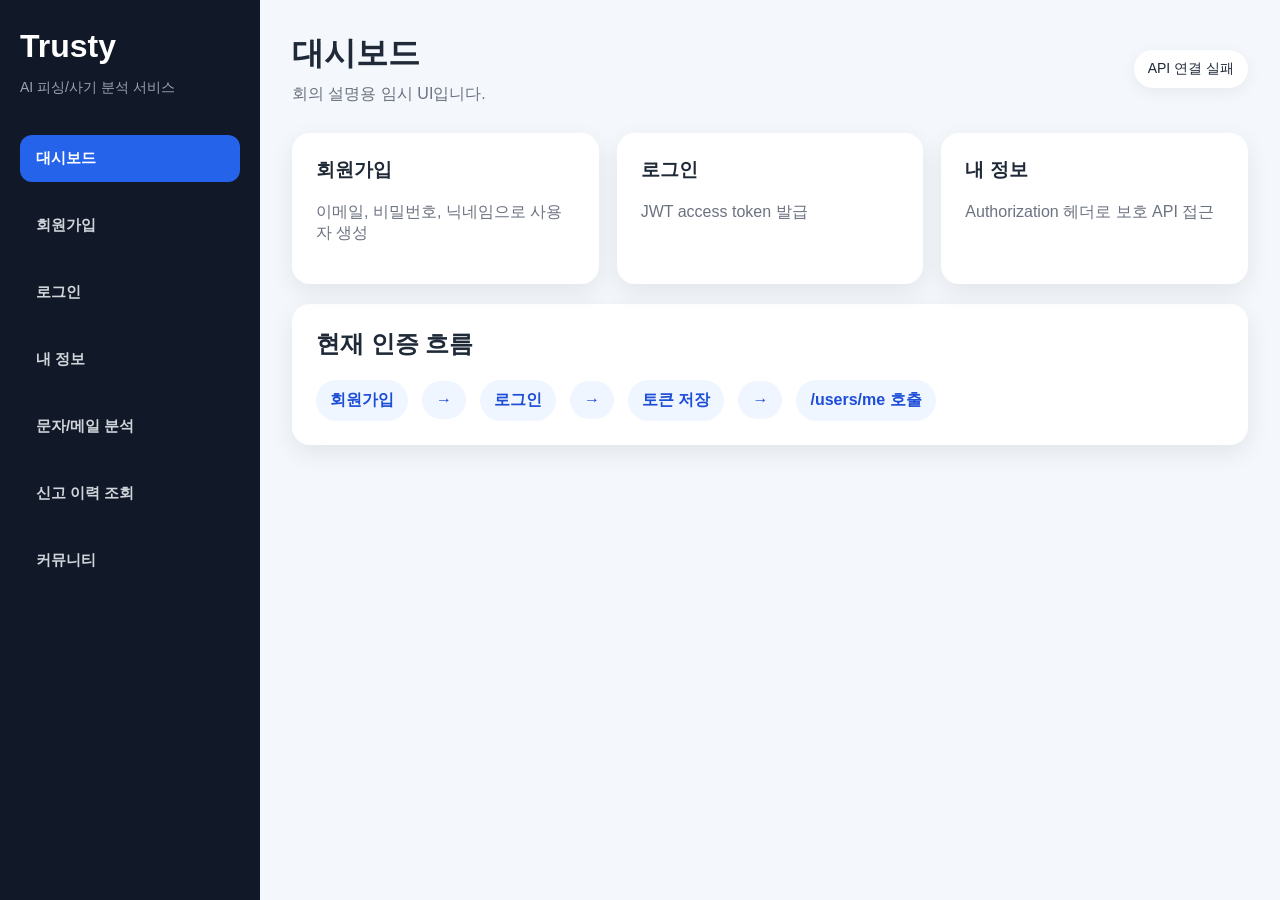
<file: trusty-temp-frontend/index.html>
<!DOCTYPE html>
<html lang="ko">
<head>
  <meta charset="UTF-8" />
  <meta name="viewport" content="width=device-width, initial-scale=1.0" />
  <title>Trusty 임시 프론트 UI</title>
  <link rel="stylesheet" href="./styles.css" />
</head>
<body>
  <div class="app">
    <aside class="sidebar">
      <div class="logo">Trusty</div>
      <p class="subtitle">AI 피싱/사기 분석 서비스</p>

      <nav>
        <button class="nav-btn active" data-page="dashboard">대시보드</button>
        <button class="nav-btn" data-page="signup">회원가입</button>
        <button class="nav-btn" data-page="login">로그인</button>
        <button class="nav-btn" data-page="me">내 정보</button>
        <button class="nav-btn" data-page="analysis">문자/메일 분석</button>
        <button class="nav-btn" data-page="lookup">신고 이력 조회</button>
        <button class="nav-btn" data-page="community">커뮤니티</button>
      </nav>
    </aside>

    <main class="main">
      <header class="topbar">
        <div>
          <h1 id="pageTitle">대시보드</h1>
          <p id="pageDesc">회의 설명용 임시 UI입니다.</p>
        </div>
        <div class="status">
          <span id="serverStatus">API 연결 대기</span>
        </div>
      </header>

      <section id="dashboard" class="page active">
        <div class="cards">
          <div class="card">
            <h3>회원가입</h3>
            <p>이메일, 비밀번호, 닉네임으로 사용자 생성</p>
          </div>
          <div class="card">
            <h3>로그인</h3>
            <p>JWT access token 발급</p>
          </div>
          <div class="card">
            <h3>내 정보</h3>
            <p>Authorization 헤더로 보호 API 접근</p>
          </div>
        </div>

        <div class="flow">
          <h2>현재 인증 흐름</h2>
          <div class="flow-line">
            <span>회원가입</span>
            <span>→</span>
            <span>로그인</span>
            <span>→</span>
            <span>토큰 저장</span>
            <span>→</span>
            <span>/users/me 호출</span>
          </div>
        </div>
      </section>

      <section id="signup" class="page">
        <div class="panel">
          <h2>회원가입</h2>
          <input id="signupEmail" placeholder="email@example.com" />
          <input id="signupPassword" type="password" placeholder="비밀번호" />
          
          <button onclick="signup()">회원가입 요청</button>
          <pre id="signupResult"></pre>
        </div>
      </section>

      <section id="login" class="page">
        <div class="panel">
          <h2>로그인</h2>
          <input id="loginEmail" placeholder="email@example.com" />
          <input id="loginPassword" type="password" placeholder="비밀번호" />
          <button onclick="login()">로그인 요청</button>
          <p class="hint">성공하면 access_token이 localStorage에 저장됩니다.</p>
          <pre id="loginResult"></pre>
        </div>
      </section>

      <section id="me" class="page">
        <div class="panel">
          <h2>내 정보 조회</h2>
          <button onclick="getMe()">/users/me 호출</button>
          <button class="secondary" onclick="logout()">토큰 삭제</button>
          <pre id="meResult"></pre>
        </div>
      </section>

      <section id="analysis" class="page">
        <div class="panel">
          <h2>문자/메일 분석 화면 예시</h2>
          <textarea id="analysisText" placeholder="의심되는 문자나 메일 내용을 입력하세요."></textarea>
          <button onclick="mockAnalysis()">분석하기</button>
          <div id="analysisResult" class="mock-result hidden">
            <strong>위험도: 높음</strong>
            <p>긴급 결제, 링크 클릭 유도, 개인정보 요구 표현이 포함되어 있습니다.</p>
          </div>
        </div>
      </section>

      <section id="lookup" class="page">
        <div class="panel">
          <h2>신고 이력 조회 화면 예시</h2>
          <input placeholder="이메일, 전화번호, 계좌번호 등 입력" />
          <button onclick="mockLookup()">조회하기</button>
          <pre id="lookupResult"></pre>
        </div>
      </section>
      <section id="community" class="page">

  <div class="panel">
    <h2>커뮤니티 글 작성</h2>

    <input id="postTitle" placeholder="제목 입력" />

    <textarea
      id="postContent"
      placeholder="내용 입력"
    ></textarea>

    <button onclick="createCommunityPost()">
      글 작성
    </button>

    <pre id="communityResult"></pre>
  </div>
  <hr>

<h3>게시글 목록</h3>

<button onclick="getPosts()">
  새로고침
</button>

<div id="postsList"></div>

</section>

    </main>
  </div>

  <script src="./app.js"></script>
</body>
</html>
</file>
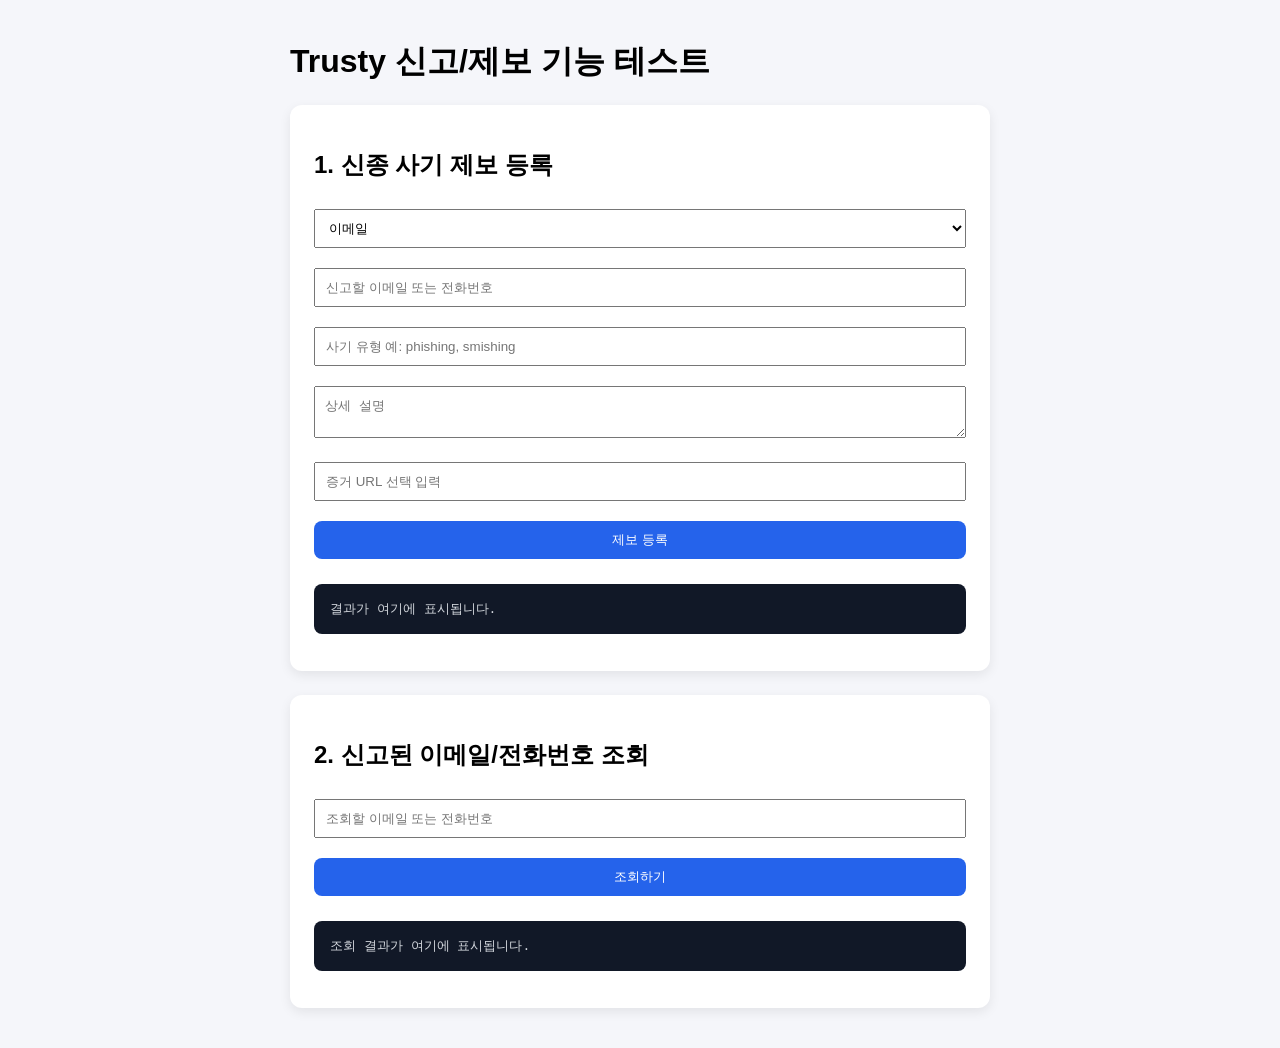
<file: test_front.html>
<!DOCTYPE html>
<html lang="ko">
<head>
  <meta charset="UTF-8" />
  <title>Trusty 신고/조회 테스트</title>
  <style>
    body {
      font-family: Arial, sans-serif;
      width: 700px;
      margin: 40px auto;
      background: #f5f6fa;
    }
    .box {
      background: white;
      padding: 24px;
      margin-bottom: 24px;
      border-radius: 12px;
      box-shadow: 0 4px 12px rgba(0,0,0,0.08);
    }
    input, textarea, select, button {
      width: 100%;
      padding: 10px;
      margin-top: 8px;
      margin-bottom: 12px;
      box-sizing: border-box;
    }
    button {
      background: #2563eb;
      color: white;
      border: none;
      border-radius: 8px;
      cursor: pointer;
    }
    pre {
      background: #111827;
      color: #d1d5db;
      padding: 16px;
      border-radius: 8px;
      white-space: pre-wrap;
    }
  </style>
</head>
<body>

  <h1>Trusty 신고/제보 기능 테스트</h1>

  <div class="box">
    <h2>1. 신종 사기 제보 등록</h2>

    <select id="report_type">
      <option value="email">이메일</option>
      <option value="phone">전화번호</option>
    </select>

    <input id="target_value" placeholder="신고할 이메일 또는 전화번호" />
    <input id="scam_type" placeholder="사기 유형 예: phishing, smishing" />
    <textarea id="description" placeholder="상세 설명"></textarea>
    <input id="evidence_url" placeholder="증거 URL 선택 입력" />

    <button onclick="createReport()">제보 등록</button>

    <pre id="report_result">결과가 여기에 표시됩니다.</pre>
  </div>

  <div class="box">
    <h2>2. 신고된 이메일/전화번호 조회</h2>

    <input id="lookup_target" placeholder="조회할 이메일 또는 전화번호" />
    <button onclick="lookupTarget()">조회하기</button>

    <pre id="lookup_result">조회 결과가 여기에 표시됩니다.</pre>
  </div>

  <script>
    const API_BASE = "http://127.0.0.1:8000";

    async function createReport() {
      const data = {
        report_type: document.getElementById("report_type").value,
        target_value: document.getElementById("target_value").value,
        scam_type: document.getElementById("scam_type").value,
        description: document.getElementById("description").value,
        evidence_url: document.getElementById("evidence_url").value || null
      };

      const response = await fetch(`${API_BASE}/reports/`, {
        method: "POST",
        headers: {
          "Content-Type": "application/json"
        },
        body: JSON.stringify(data)
      });

      const result = await response.json();
      document.getElementById("report_result").textContent =
        JSON.stringify(result, null, 2);
    }

    async function lookupTarget() {
      const target = document.getElementById("lookup_target").value;

      const response = await fetch(
        `${API_BASE}/lookup/?target=${encodeURIComponent(target)}`
      );

      const result = await response.json();
      document.getElementById("lookup_result").textContent =
        JSON.stringify(result, null, 2);
    }
  </script>

</body>
</html>
</file>
<file: trusty-temp-frontend/styles.css>
* {
  box-sizing: border-box;
}

body {
  margin: 0;
  font-family: -apple-system, BlinkMacSystemFont, "Segoe UI", sans-serif;
  background: #f4f7fb;
  color: #1f2937;
}

.app {
  display: flex;
  min-height: 100vh;
}

.sidebar {
  width: 260px;
  padding: 28px 20px;
  background: #111827;
  color: white;
}

.logo {
  font-size: 32px;
  font-weight: 800;
  margin-bottom: 6px;
}

.subtitle {
  color: #9ca3af;
  font-size: 14px;
  margin-bottom: 28px;
}

nav {
  display: grid;
  gap: 10px;
}

.nav-btn {
  border: 0;
  border-radius: 12px;
  padding: 14px 16px;
  text-align: left;
  cursor: pointer;
  color: #d1d5db;
  background: transparent;
  font-size: 15px;
}

.nav-btn.active,
.nav-btn:hover {
  background: #2563eb;
  color: white;
}

.main {
  flex: 1;
  padding: 32px;
}

.topbar {
  display: flex;
  justify-content: space-between;
  align-items: center;
  margin-bottom: 28px;
}

.topbar h1 {
  margin: 0;
  font-size: 32px;
}

.topbar p {
  margin: 8px 0 0;
  color: #6b7280;
}

.status {
  padding: 10px 14px;
  background: white;
  border-radius: 999px;
  box-shadow: 0 4px 16px rgba(0,0,0,0.06);
  font-size: 14px;
}

.page {
  display: none;
}

.page.active {
  display: block;
}

.cards {
  display: grid;
  grid-template-columns: repeat(3, 1fr);
  gap: 18px;
}

.card,
.panel,
.flow {
  background: white;
  border-radius: 18px;
  padding: 24px;
  box-shadow: 0 8px 24px rgba(15, 23, 42, 0.08);
}

.card h3,
.panel h2,
.flow h2 {
  margin-top: 0;
}

.card p,
.hint {
  color: #6b7280;
}

.flow {
  margin-top: 20px;
}

.flow-line {
  display: flex;
  gap: 14px;
  flex-wrap: wrap;
  align-items: center;
}

.flow-line span {
  background: #eff6ff;
  color: #1d4ed8;
  padding: 10px 14px;
  border-radius: 999px;
  font-weight: 600;
}

.panel {
  max-width: 720px;
}

input,
textarea {
  width: 100%;
  margin: 8px 0;
  padding: 14px 16px;
  border: 1px solid #d1d5db;
  border-radius: 12px;
  font-size: 15px;
}

textarea {
  min-height: 180px;
  resize: vertical;
}

button {
  margin-top: 10px;
  border: 0;
  border-radius: 12px;
  padding: 13px 18px;
  background: #2563eb;
  color: white;
  cursor: pointer;
  font-weight: 700;
}

button.secondary {
  background: #6b7280;
  margin-left: 8px;
}

pre {
  margin-top: 16px;
  padding: 16px;
  background: #111827;
  color: #d1fae5;
  border-radius: 12px;
  overflow-x: auto;
  min-height: 64px;
}

.mock-result {
  margin-top: 16px;
  padding: 18px;
  border-radius: 14px;
  background: #fff7ed;
  border: 1px solid #fdba74;
}

.hidden {
  display: none;
}

@media (max-width: 900px) {
  .app {
    flex-direction: column;
  }

  .sidebar {
    width: 100%;
  }

  .cards {
    grid-template-columns: 1fr;
  }

  .topbar {
    align-items: flex-start;
    gap: 12px;
    flex-direction: column;
  }
}
</file>
